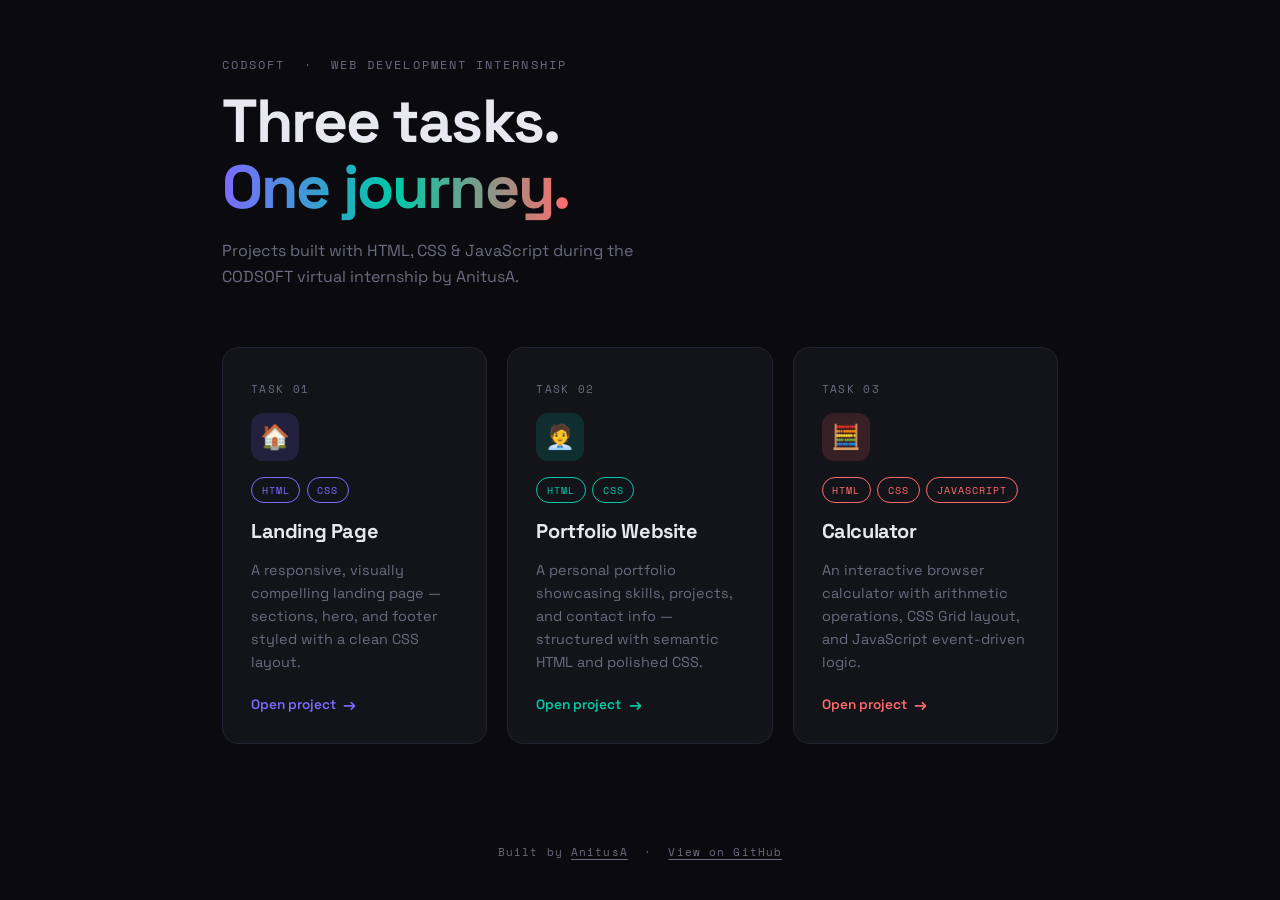
<file: index.html>
<!DOCTYPE html>
<html lang="en">
<head>
  <meta charset="UTF-8" />
  <meta name="viewport" content="width=device-width, initial-scale=1.0" />
  <title>CODSOFT Internship — AnitusA</title>
  <link rel="preconnect" href="https://fonts.googleapis.com" />
  <link rel="preconnect" href="https://fonts.gstatic.com" crossorigin />
  <link href="https://fonts.googleapis.com/css2?family=Space+Grotesk:wght@400;500;600;700&family=Space+Mono:wght@400;700&display=swap" rel="stylesheet" />

  <style>
    *, *::before, *::after { box-sizing: border-box; margin: 0; padding: 0; }

    :root {
      --bg:        #0a0a0f;
      --surface:   #13131a;
      --border:    #222230;
      --text:      #e8e8f0;
      --muted:     #6b6b80;
      --c1:        #7c6bff;   /* landing  — violet */
      --c2:        #00c9a7;   /* portfolio — teal  */
      --c3:        #ff6b6b;   /* calculator — coral */
      --mono: 'Space Mono', monospace;
      --sans: 'Space Grotesk', sans-serif;
    }

    html { scroll-behavior: smooth; }

    body {
      font-family: var(--sans);
      background: var(--bg);
      color: var(--text);
      min-height: 100vh;
      display: flex;
      flex-direction: column;
    }

    /* ── HEADER ── */
    header {
      padding: 3.5rem 2rem 0;
      max-width: 900px;
      margin: 0 auto;
      width: 100%;
    }

    .eyebrow {
      font-family: var(--mono);
      font-size: 0.72rem;
      letter-spacing: 0.18em;
      text-transform: uppercase;
      color: var(--muted);
      margin-bottom: 1rem;
    }

    h1 {
      font-size: clamp(2rem, 6vw, 3.8rem);
      font-weight: 700;
      line-height: 1.08;
      letter-spacing: -0.03em;
    }

    h1 span {
      background: linear-gradient(90deg, var(--c1), var(--c2), var(--c3));
      -webkit-background-clip: text;
      -webkit-text-fill-color: transparent;
      background-clip: text;
    }

    .subtitle {
      margin-top: 1.1rem;
      color: var(--muted);
      font-size: 1rem;
      max-width: 480px;
      line-height: 1.65;
    }

    /* ── GRID ── */
    main {
      flex: 1;
      padding: 3.5rem 2rem 4rem;
      max-width: 900px;
      margin: 0 auto;
      width: 100%;
      display: grid;
      grid-template-columns: repeat(auto-fit, minmax(260px, 1fr));
      gap: 1.25rem;
      align-items: start;
    }

    /* ── CARD ── */
    .card {
      background: var(--surface);
      border: 1px solid var(--border);
      border-radius: 16px;
      padding: 2rem 1.75rem 1.75rem;
      text-decoration: none;
      color: var(--text);
      display: flex;
      flex-direction: column;
      gap: 1rem;
      position: relative;
      overflow: hidden;
      transition: transform 0.22s ease, border-color 0.22s ease, box-shadow 0.22s ease;
    }

    .card::before {
      content: '';
      position: absolute;
      inset: 0;
      opacity: 0;
      transition: opacity 0.3s ease;
      border-radius: inherit;
    }

    .card:hover { transform: translateY(-5px); }
    .card:focus-visible { outline: 2px solid var(--c1); outline-offset: 3px; }

    /* per-card accent */
    .card[data-accent="1"] { --accent: var(--c1); }
    .card[data-accent="2"] { --accent: var(--c2); }
    .card[data-accent="3"] { --accent: var(--c3); }

    .card:hover { border-color: var(--accent); box-shadow: 0 0 32px -8px var(--accent); }
    .card::before { background: radial-gradient(ellipse at top left, var(--accent), transparent 70%); }
    .card:hover::before { opacity: 0.07; }

    /* tag strip */
    .tag-row {
      display: flex;
      gap: 0.4rem;
      flex-wrap: wrap;
    }

    .tag {
      font-family: var(--mono);
      font-size: 0.65rem;
      letter-spacing: 0.1em;
      text-transform: uppercase;
      padding: 0.25rem 0.6rem;
      border-radius: 99px;
      border: 1px solid var(--accent);
      color: var(--accent);
      background: transparent;
    }

    /* task number */
    .task-no {
      font-family: var(--mono);
      font-size: 0.7rem;
      color: var(--muted);
      letter-spacing: 0.12em;
    }

    /* icon blob */
    .icon {
      width: 48px;
      height: 48px;
      border-radius: 12px;
      background: color-mix(in srgb, var(--accent) 15%, transparent);
      display: flex;
      align-items: center;
      justify-content: center;
      font-size: 1.5rem;
    }

    .card-title {
      font-size: 1.25rem;
      font-weight: 700;
      letter-spacing: -0.02em;
      line-height: 1.2;
    }

    .card-desc {
      font-size: 0.9rem;
      color: var(--muted);
      line-height: 1.6;
      flex: 1;
    }

    .card-cta {
      display: flex;
      align-items: center;
      gap: 0.45rem;
      font-size: 0.85rem;
      font-weight: 600;
      color: var(--accent);
      margin-top: 0.25rem;
      transition: gap 0.2s ease;
    }

    .card:hover .card-cta { gap: 0.75rem; }

    .arrow {
      display: inline-block;
      font-size: 1rem;
      transition: transform 0.2s ease;
    }

    .card:hover .arrow { transform: translateX(4px); }

    /* ── FOOTER ── */
    footer {
      text-align: center;
      padding: 1.5rem 2rem 2.5rem;
      font-family: var(--mono);
      font-size: 0.7rem;
      color: var(--muted);
      letter-spacing: 0.1em;
    }

    footer a {
      color: var(--muted);
      text-decoration: underline;
      text-underline-offset: 3px;
    }

    footer a:hover { color: var(--text); }

    /* ── RESPONSIVE ── */
    @media (max-width: 500px) {
      header { padding-top: 2.5rem; }
      main { padding: 2rem 1rem 3rem; }
    }

    @media (prefers-reduced-motion: reduce) {
      .card, .card-cta, .arrow, .card::before { transition: none; }
    }
  </style>
</head>
<body>

  <header>
    <p class="eyebrow">CODSOFT &nbsp;·&nbsp; Web Development Internship</p>
    <h1>Three tasks.<br /><span>One journey.</span></h1>
    <p class="subtitle">Projects built with HTML, CSS &amp; JavaScript during the CODSOFT virtual internship by AnitusA.</p>
  </header>

  <main>

    <!-- Task 01 — Landing Page -->
    <a class="card" href="CODSOFT_01/index.html" data-accent="1">
      <div class="task-no">TASK 01</div>
      <div class="icon">🏠</div>
      <div class="tag-row">
        <span class="tag">HTML</span>
        <span class="tag">CSS</span>
      </div>
      <div class="card-title">Landing Page</div>
      <p class="card-desc">A responsive, visually compelling landing page — sections, hero, and footer styled with a clean CSS layout.</p>
      <div class="card-cta">Open project <span class="arrow">→</span></div>
    </a>

    <!-- Task 02 — Portfolio -->
    <a class="card" href="CODSOFT_02/index.html" data-accent="2">
      <div class="task-no">TASK 02</div>
      <div class="icon">🧑‍💼</div>
      <div class="tag-row">
        <span class="tag">HTML</span>
        <span class="tag">CSS</span>
      </div>
      <div class="card-title">Portfolio Website</div>
      <p class="card-desc">A personal portfolio showcasing skills, projects, and contact info — structured with semantic HTML and polished CSS.</p>
      <div class="card-cta">Open project <span class="arrow">→</span></div>
    </a>

    <!-- Task 03 — Calculator -->
    <a class="card" href="CODSOFT_03/index.html" data-accent="3">
      <div class="task-no">TASK 03</div>
      <div class="icon">🧮</div>
      <div class="tag-row">
        <span class="tag">HTML</span>
        <span class="tag">CSS</span>
        <span class="tag">JavaScript</span>
      </div>
      <div class="card-title">Calculator</div>
      <p class="card-desc">An interactive browser calculator with arithmetic operations, CSS Grid layout, and JavaScript event-driven logic.</p>
      <div class="card-cta">Open project <span class="arrow">→</span></div>
    </a>

  </main>

  <footer>
    Built by <a href="https://github.com/AnitusA" target="_blank" rel="noopener">AnitusA</a>
    &nbsp;·&nbsp;
    <a href="https://github.com/AnitusA/CODSOFT_INTERN" target="_blank" rel="noopener">View on GitHub</a>
  </footer>

</body>
</html>
</file>
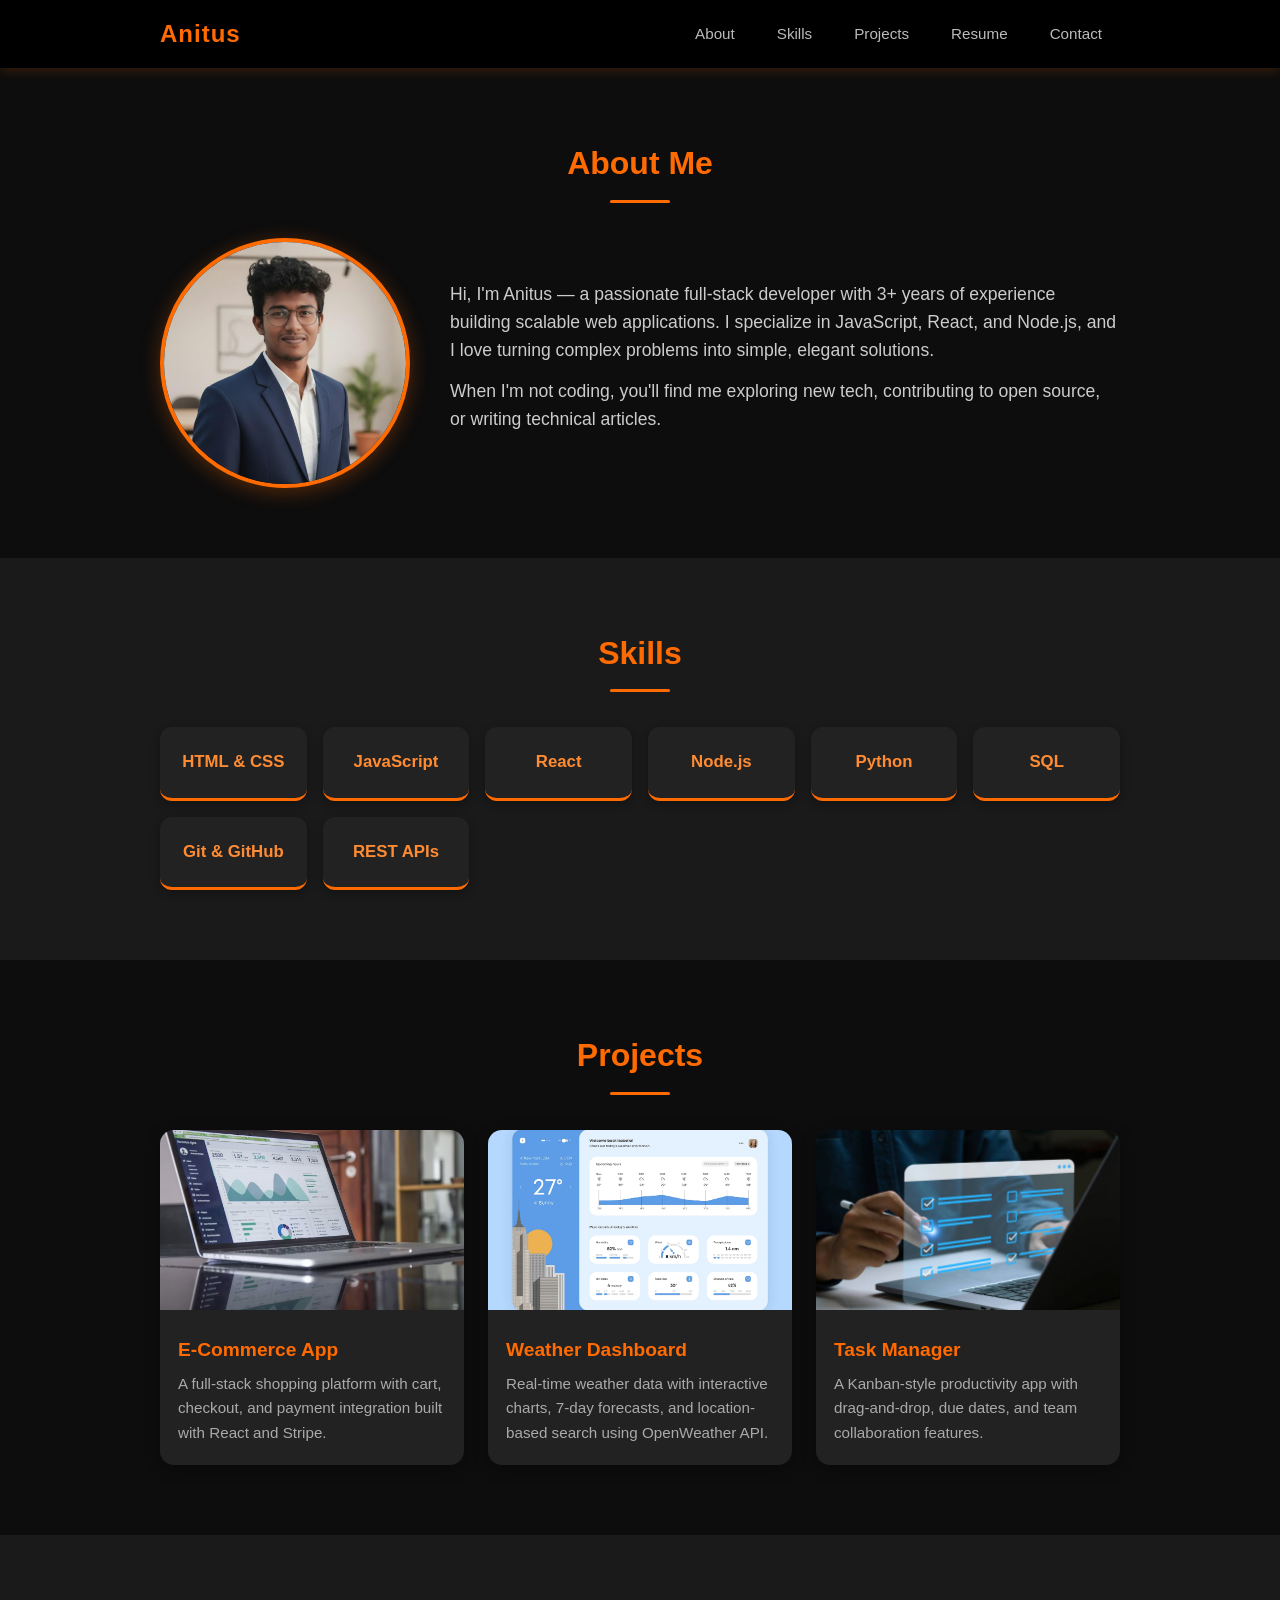
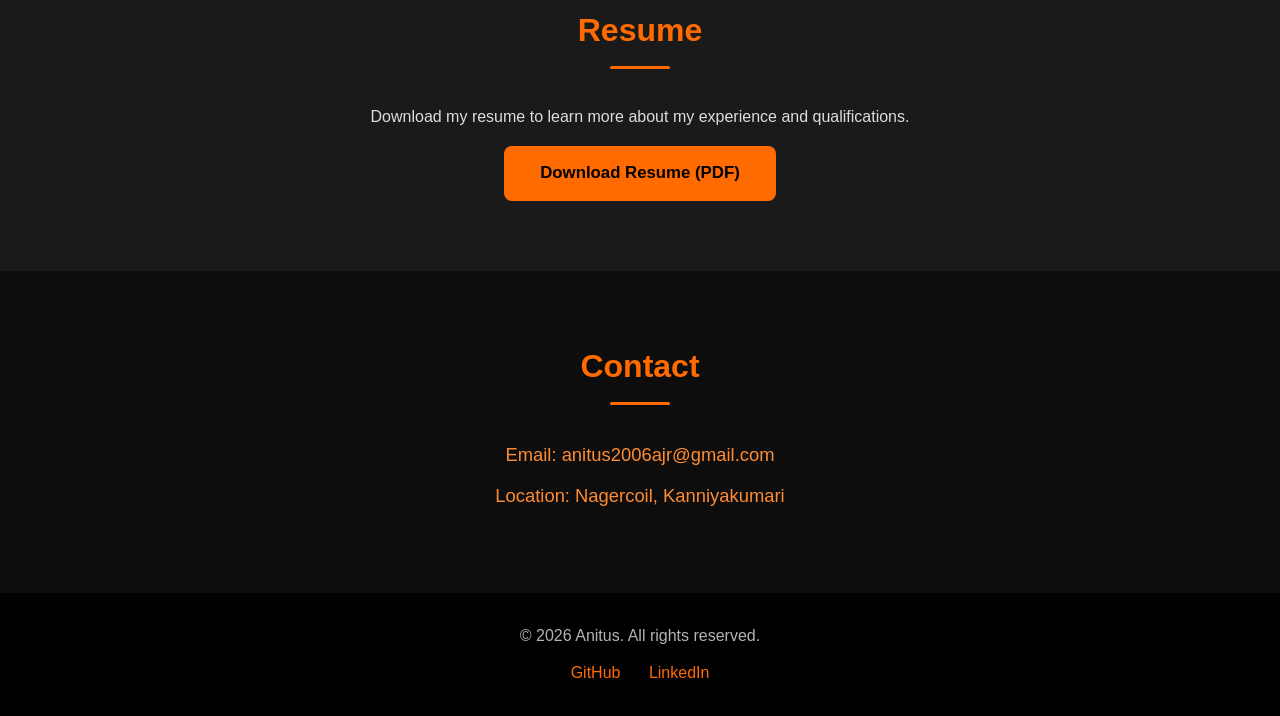
<file: CODSOFT_01/index.html>
<!DOCTYPE html>
<html lang="en">
<head>
  <meta charset="UTF-8">
  <meta name="viewport" content="width=device-width, initial-scale=1.0">
  <title>Anitus | Portfolio</title>
  <link rel="stylesheet" href="style.css">
</head>
<body>

  <!-- Header -->
  <header class="header">
    <div class="container">
      <div class="header-inner">
        <h1 class="logo">Anitus</h1>
        <nav class="nav">
          <a href="#about">About</a>
          <a href="#skills">Skills</a>
          <a href="#projects">Projects</a>
          <a href="#resume">Resume</a>
          <a href="#contact">Contact</a>
        </nav>
      </div>
    </div>
  </header>

  <!-- About -->
  <section id="about" class="section">
    <div class="container">
      <h2>About Me</h2>
      <div class="about-content">
        <img src="images/ithunanillai.png" alt="Profile" class="profile-img">
        <div class="bio">
          <p>Hi, I'm Anitus — a passionate full-stack developer with 3+ years of experience building scalable web applications. I specialize in JavaScript, React, and Node.js, and I love turning complex problems into simple, elegant solutions.</p>
          <p>When I'm not coding, you'll find me exploring new tech, contributing to open source, or writing technical articles.</p>
        </div>
      </div>
    </div>
  </section>

  <!-- Skills -->
  <section id="skills" class="section alt">
    <div class="container">
      <h2>Skills</h2>
      <div class="skills-grid">
        <div class="skill-card">HTML & CSS</div>
        <div class="skill-card">JavaScript</div>
        <div class="skill-card">React</div>
        <div class="skill-card">Node.js</div>
        <div class="skill-card">Python</div>
        <div class="skill-card">SQL</div>
        <div class="skill-card">Git & GitHub</div>
        <div class="skill-card">REST APIs</div>
      </div>
    </div>
  </section>

  <!-- Projects -->
  <section id="projects" class="section">
    <div class="container">
      <h2>Projects</h2>
      <div class="projects-grid">
        <div class="project-card">
          <img src="images/image.png" alt="Project 1">
          <h3>E-Commerce App</h3>
          <p>A full-stack shopping platform with cart, checkout, and payment integration built with React and Stripe.</p>
        </div>
        <div class="project-card">
          <img src="images/weather.png" alt="Project 2">
          <h3>Weather Dashboard</h3>
          <p>Real-time weather data with interactive charts, 7-day forecasts, and location-based search using OpenWeather API.</p>
        </div>
        <div class="project-card">
          <img src="images/task.png" alt="Project 3">
          <h3>Task Manager</h3>
          <p>A Kanban-style productivity app with drag-and-drop, due dates, and team collaboration features.</p>
        </div>
      </div>
    </div>
  </section>

  <!-- Resume -->
  <section id="resume" class="section alt">
    <div class="container center">
      <h2>Resume</h2>
      <p>Download my resume to learn more about my experience and qualifications.</p>
      <a href="#" class="btn">Download Resume (PDF)</a>
    </div>
  </section>

  <!-- Contact -->
  <section id="contact" class="section">
    <div class="container center">
      <h2>Contact</h2>
      <p class="contact-item">Email: anitus2006ajr@gmail.com</p>
        <p class="contact-item">Location: Nagercoil, Kanniyakumari</p>
    </div>
  </section>

  <!-- Footer -->
  <footer class="footer">
    <div class="container center">
      <p>&copy; 2026 Anitus. All rights reserved.</p>
      <div class="footer-links">
        <a href="https://github.com/AnitusA">GitHub</a>
        <a href="https://www.linkedin.com/in/aanitus">LinkedIn</a>
      </div>
    </div>
  </footer>

</body>
</html>
</file>
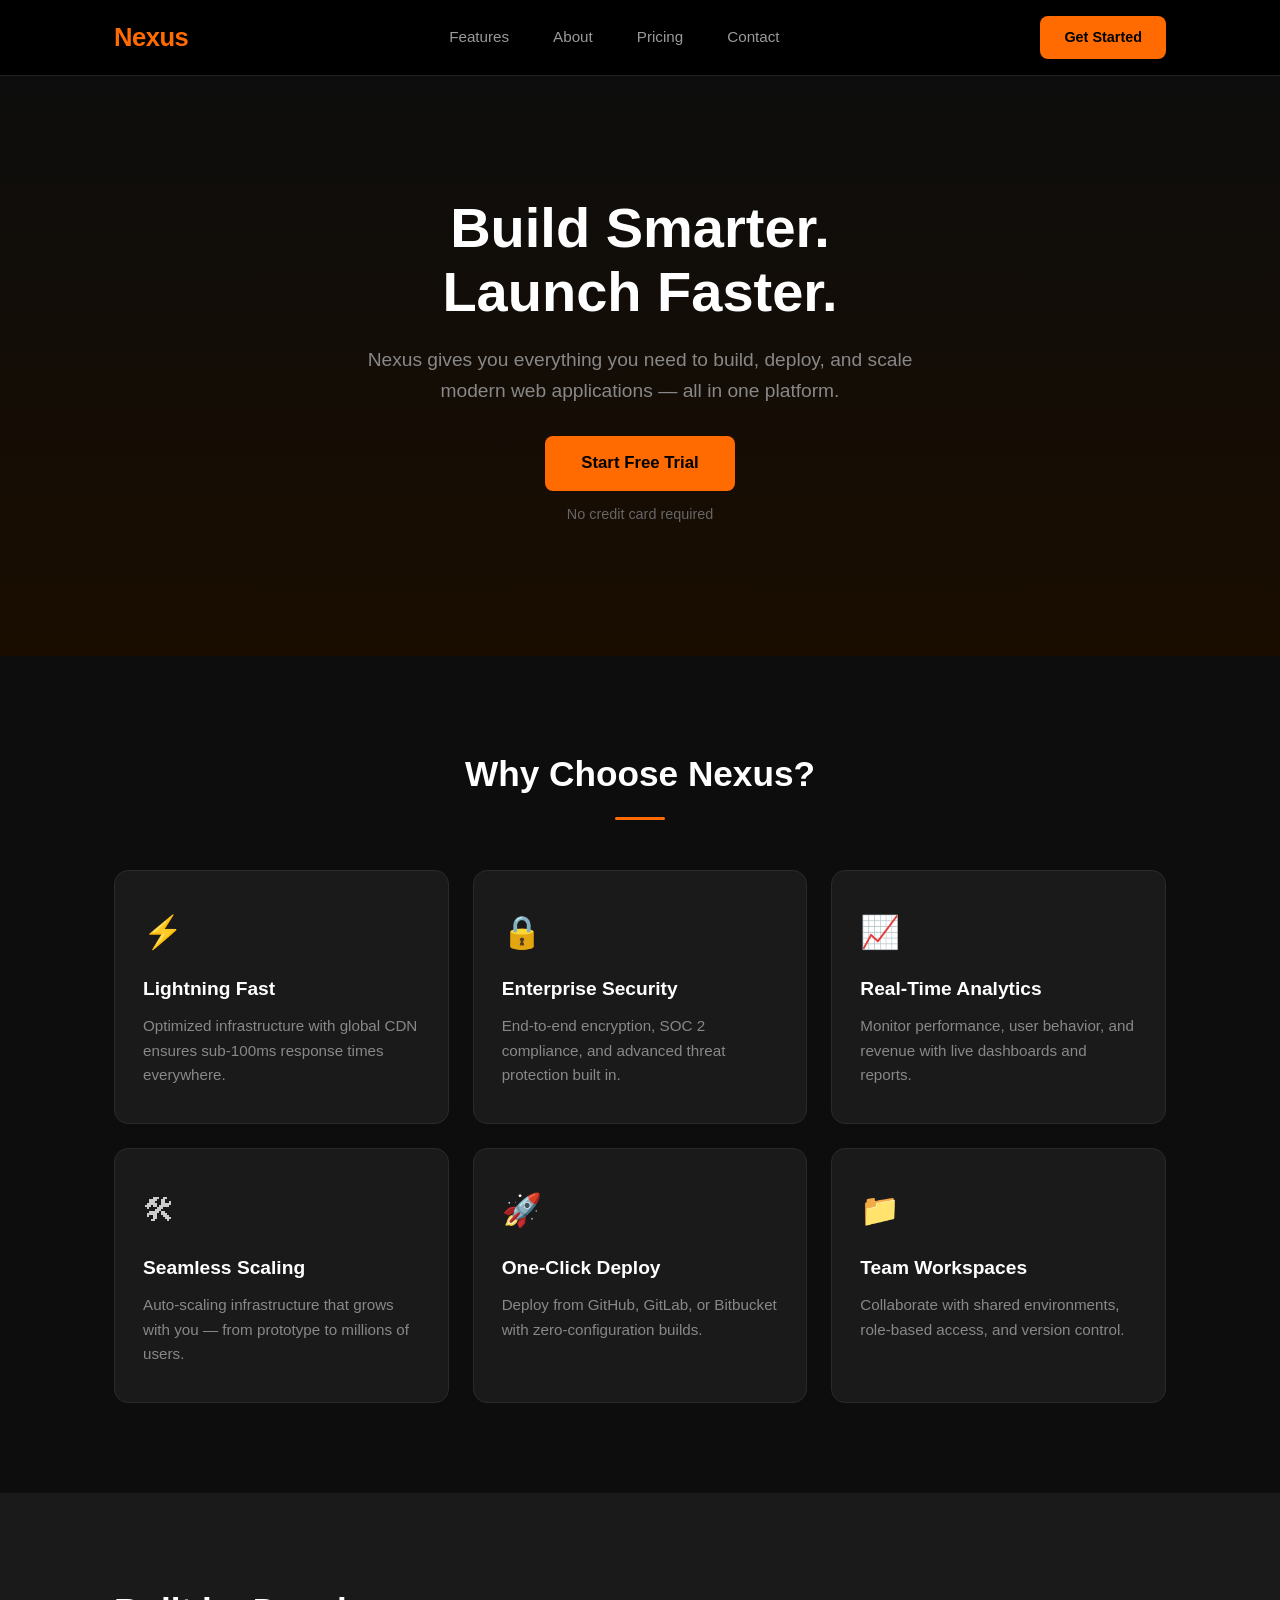
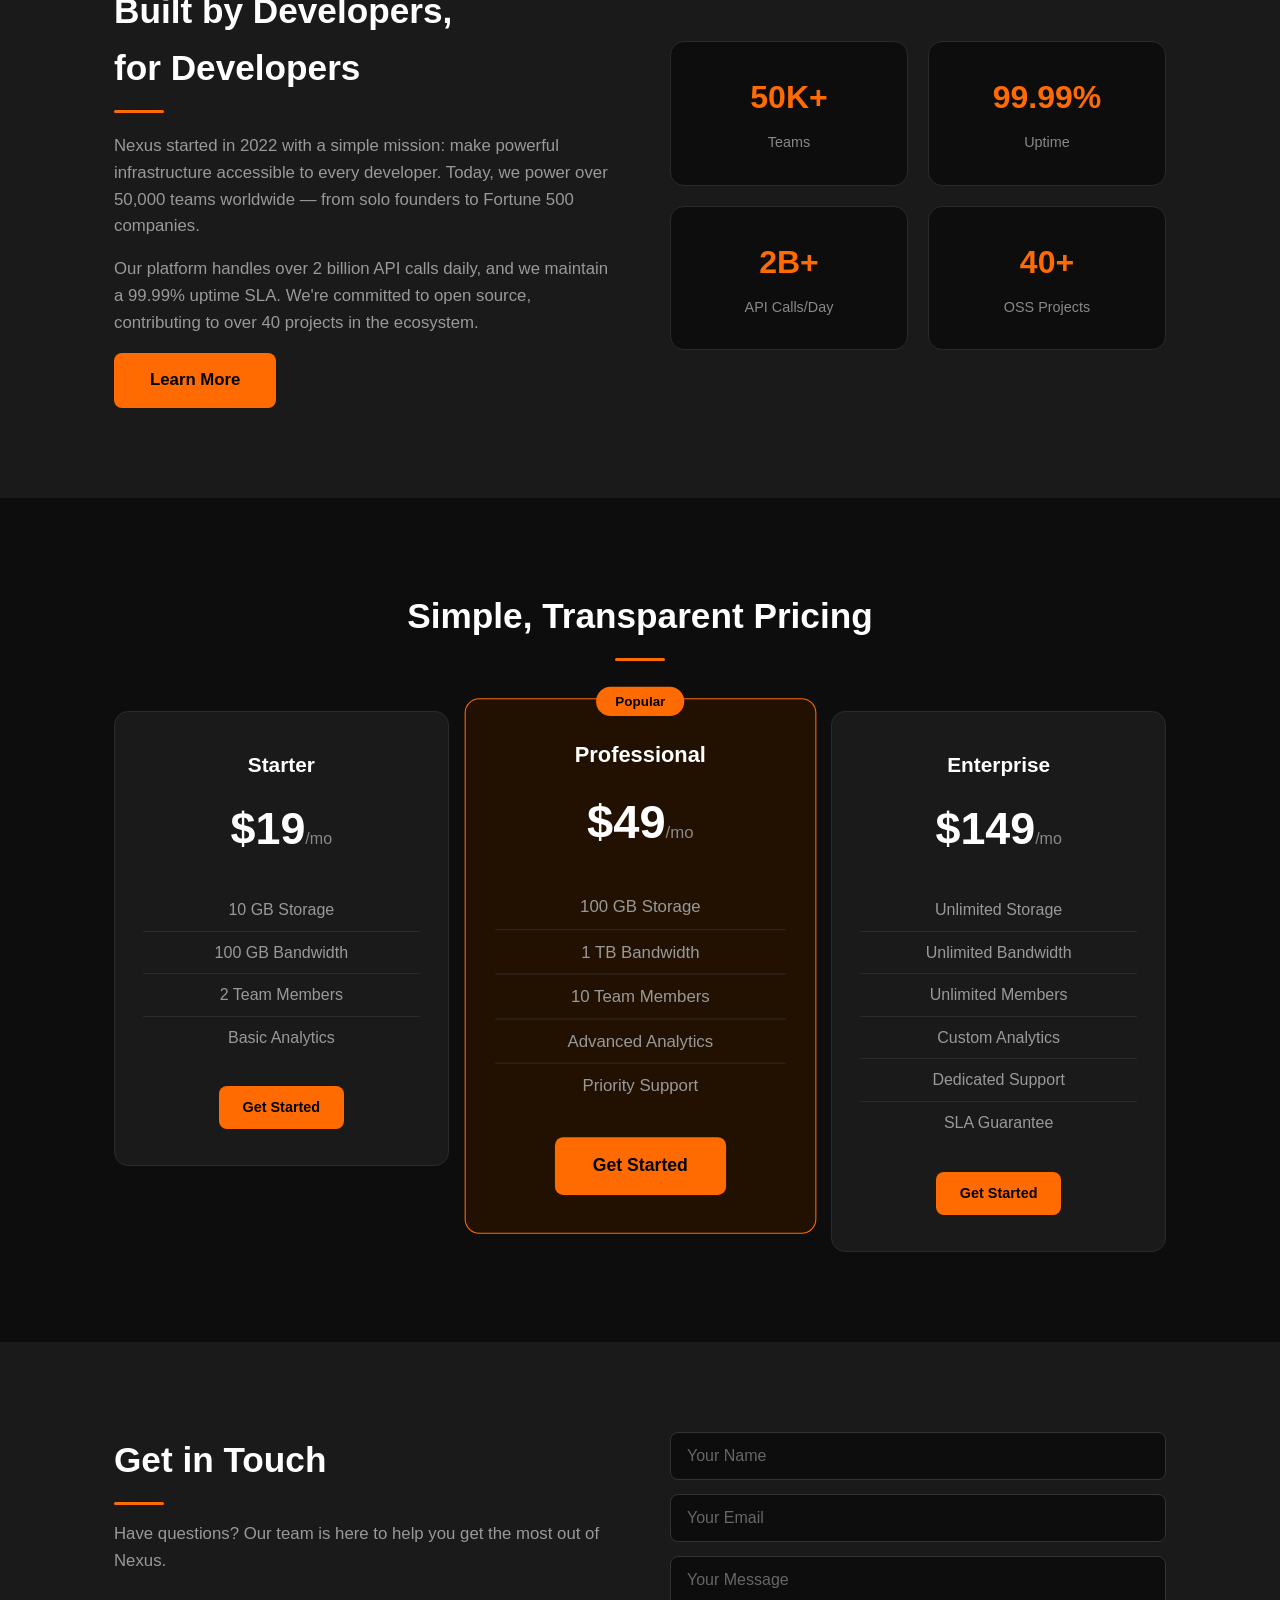
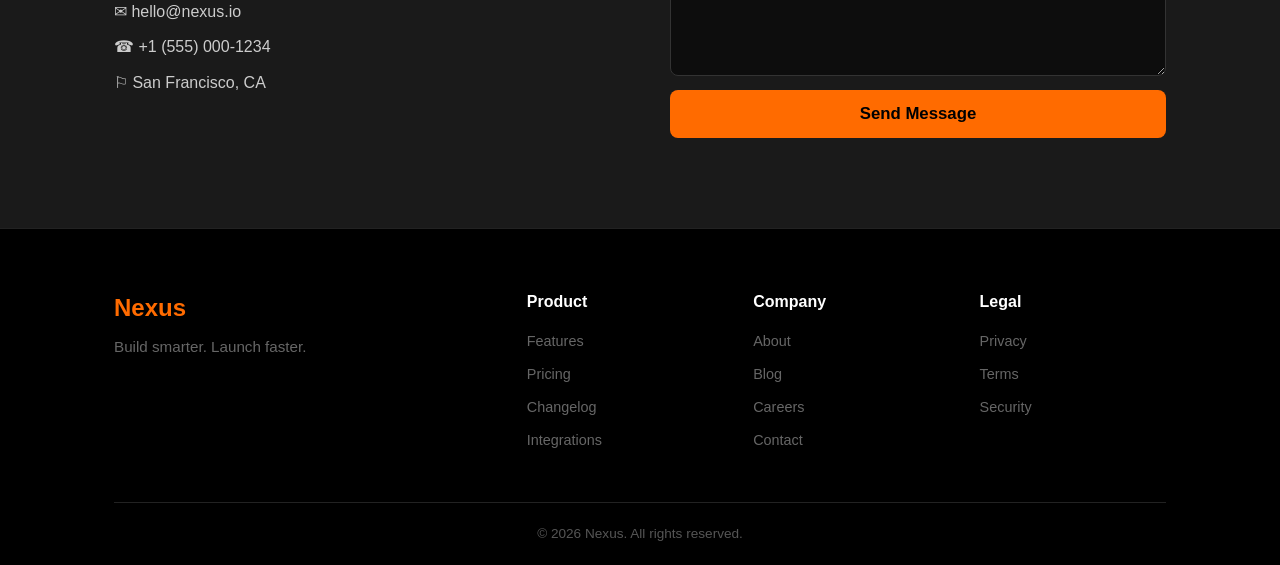
<file: CODSOFT_02/index.html>
<!DOCTYPE html>
<html lang="en">
<head>
  <meta charset="UTF-8">
  <meta name="viewport" content="width=device-width, initial-scale=1.0">
  <title>Nexus - Build Smarter</title>
  <link rel="stylesheet" href="style.css">
</head>
<body>

  <!-- Header -->
  <header class="header">
    <div class="container">
      <div class="header-inner">
        <h2 class="logo">Nexus</h2>
        <nav>
          <a href="#features">Features</a>
          <a href="#about">About</a>
          <a href="#pricing">Pricing</a>
          <a href="#contact">Contact</a>
        </nav>
        <a href="#pricing" class="btn-small">Get Started</a>
      </div>
    </div>
  </header>

  <!-- Hero -->
  <section class="hero">
    <div class="container">
      <div class="hero-content">
        <h1>Build Smarter.<br>Launch Faster.</h1>
        <p>Nexus gives you everything you need to build, deploy, and scale modern web applications — all in one platform.</p>
        <a href="#pricing" class="btn">Start Free Trial</a>
        <p class="hero-sub">No credit card required</p>
      </div>
    </div>
  </section>

  <!-- Features -->
  <section id="features" class="section">
    <div class="container">
      <h2>Why Choose Nexus?</h2>
      <div class="features-grid">
        <div class="feature-card">
          <div class="icon">&#9889;</div>
          <h3>Lightning Fast</h3>
          <p>Optimized infrastructure with global CDN ensures sub-100ms response times everywhere.</p>
        </div>
        <div class="feature-card">
          <div class="icon">&#128274;</div>
          <h3>Enterprise Security</h3>
          <p>End-to-end encryption, SOC 2 compliance, and advanced threat protection built in.</p>
        </div>
        <div class="feature-card">
          <div class="icon">&#128200;</div>
          <h3>Real-Time Analytics</h3>
          <p>Monitor performance, user behavior, and revenue with live dashboards and reports.</p>
        </div>
        <div class="feature-card">
          <div class="icon">&#128736;</div>
          <h3>Seamless Scaling</h3>
          <p>Auto-scaling infrastructure that grows with you — from prototype to millions of users.</p>
        </div>
        <div class="feature-card">
          <div class="icon">&#128640;</div>
          <h3>One-Click Deploy</h3>
          <p>Deploy from GitHub, GitLab, or Bitbucket with zero-configuration builds.</p>
        </div>
        <div class="feature-card">
          <div class="icon">&#128193;</div>
          <h3>Team Workspaces</h3>
          <p>Collaborate with shared environments, role-based access, and version control.</p>
        </div>
      </div>
    </div>
  </section>

  <!-- About -->
  <section id="about" class="section alt">
    <div class="container">
      <div class="about-grid">
        <div class="about-text">
          <h2>Built by Developers,<br>for Developers</h2>
          <p>Nexus started in 2022 with a simple mission: make powerful infrastructure accessible to every developer. Today, we power over 50,000 teams worldwide — from solo founders to Fortune 500 companies.</p>
          <p>Our platform handles over 2 billion API calls daily, and we maintain a 99.99% uptime SLA. We're committed to open source, contributing to over 40 projects in the ecosystem.</p>
          <a href="#" class="btn">Learn More</a>
        </div>
        <div class="about-stats">
          <div class="stat">
            <span class="stat-num">50K+</span>
            <span class="stat-label">Teams</span>
          </div>
          <div class="stat">
            <span class="stat-num">99.99%</span>
            <span class="stat-label">Uptime</span>
          </div>
          <div class="stat">
            <span class="stat-num">2B+</span>
            <span class="stat-label">API Calls/Day</span>
          </div>
          <div class="stat">
            <span class="stat-num">40+</span>
            <span class="stat-label">OSS Projects</span>
          </div>
        </div>
      </div>
    </div>
  </section>

  <!-- Pricing -->
  <section id="pricing" class="section">
    <div class="container">
      <h2>Simple, Transparent Pricing</h2>
      <div class="pricing-grid">
        <div class="pricing-card">
          <h3>Starter</h3>
          <p class="price">$19<span>/mo</span></p>
          <ul>
            <li>10 GB Storage</li>
            <li>100 GB Bandwidth</li>
            <li>2 Team Members</li>
            <li>Basic Analytics</li>
          </ul>
          <a href="#" class="btn-small">Get Started</a>
        </div>
        <div class="pricing-card featured">
          <div class="badge">Popular</div>
          <h3>Professional</h3>
          <p class="price">$49<span>/mo</span></p>
          <ul>
            <li>100 GB Storage</li>
            <li>1 TB Bandwidth</li>
            <li>10 Team Members</li>
            <li>Advanced Analytics</li>
            <li>Priority Support</li>
          </ul>
          <a href="#" class="btn">Get Started</a>
        </div>
        <div class="pricing-card">
          <h3>Enterprise</h3>
          <p class="price">$149<span>/mo</span></p>
          <ul>
            <li>Unlimited Storage</li>
            <li>Unlimited Bandwidth</li>
            <li>Unlimited Members</li>
            <li>Custom Analytics</li>
            <li>Dedicated Support</li>
            <li>SLA Guarantee</li>
          </ul>
          <a href="#" class="btn-small">Get Started</a>
        </div>
      </div>
    </div>
  </section>

  <!-- Contact -->
  <section id="contact" class="section alt">
    <div class="container">
      <div class="contact-grid">
        <div class="contact-info">
          <h2>Get in Touch</h2>
          <p>Have questions? Our team is here to help you get the most out of Nexus.</p>
          <p class="contact-row">&#9993; hello@nexus.io</p>
          <p class="contact-row">&#9742; +1 (555) 000-1234</p>
          <p class="contact-row">&#9872; San Francisco, CA</p>
        </div>
        <form class="contact-form">
          <input type="text" placeholder="Your Name" required>
          <input type="email" placeholder="Your Email" required>
          <textarea placeholder="Your Message" rows="5" required></textarea>
          <button type="submit" class="btn">Send Message</button>
        </form>
      </div>
    </div>
  </section>

  <!-- Footer -->
  <footer class="footer">
    <div class="container">
      <div class="footer-grid">
        <div class="footer-brand">
          <h3>Nexus</h3>
          <p>Build smarter. Launch faster.</p>
        </div>
        <div class="footer-col">
          <h4>Product</h4>
          <a href="#">Features</a>
          <a href="#">Pricing</a>
          <a href="#">Changelog</a>
          <a href="#">Integrations</a>
        </div>
        <div class="footer-col">
          <h4>Company</h4>
          <a href="#">About</a>
          <a href="#">Blog</a>
          <a href="#">Careers</a>
          <a href="#">Contact</a>
        </div>
        <div class="footer-col">
          <h4>Legal</h4>
          <a href="#">Privacy</a>
          <a href="#">Terms</a>
          <a href="#">Security</a>
        </div>
      </div>
      <div class="footer-bottom">
        <p>&copy; 2026 Nexus. All rights reserved.</p>
      </div>
    </div>
  </footer>

</body>
</html>
</file>
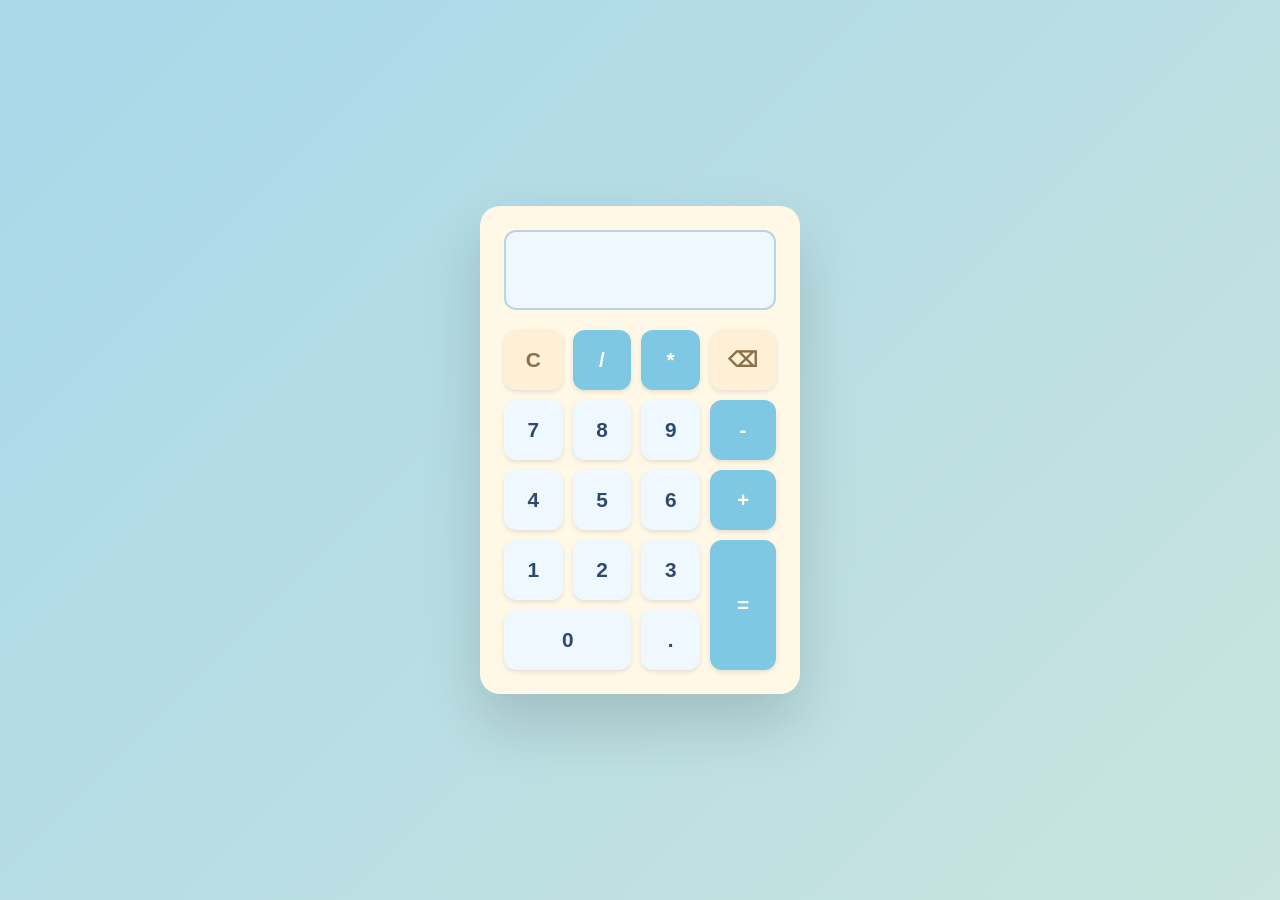
<file: CODSOFT_03/index.html>
<!DOCTYPE html>
<html lang="en">
<head>
  <meta charset="UTF-8">
  <meta name="viewport" content="width=device-width, initial-scale=1.0">
  <title>Calculator</title>
  <link rel="stylesheet" href="style.css">
</head>
<body>
  <div class="calculator">
    <input type="text" class="display" id="display" disabled>
    <div class="buttons">
      <button class="clear">C</button>
      <button class="operator">/</button>
      <button class="operator">*</button>
      <button class="backspace">⌫</button>
      <button class="number">7</button>
      <button class="number">8</button>
      <button class="number">9</button>
      <button class="operator">-</button>
      <button class="number">4</button>
      <button class="number">5</button>
      <button class="number">6</button>
      <button class="operator">+</button>
      <button class="number">1</button>
      <button class="number">2</button>
      <button class="number">3</button>
      <button class="equals">=</button>
      <button class="number zero">0</button>
      <button class="number">.</button>
    </div>
  </div>
  <script src="script.js"></script>
</body>
</html>
</file>
<file: CODSOFT_01/style.css>
* {
  margin: 0;
  padding: 0;
  box-sizing: border-box;
}

body {
  font-family: 'Segoe UI', Tahoma, Geneva, Verdana, sans-serif;
  line-height: 1.6;
  color: #ddd;
  background: #0d0d0d;
}

.container {
  max-width: 1000px;
  margin: 0 auto;
  padding: 0 20px;
}

.center {
  text-align: center;
}

/* Header */
.header {
  background: #000;
  position: sticky;
  top: 0;
  z-index: 100;
  box-shadow: 0 2px 12px rgba(255, 107, 0, 0.2);
}

.header-inner {
  display: flex;
  align-items: center;
  justify-content: space-between;
  padding: 14px 0;
}

.logo {
  font-size: 1.5rem;
  font-weight: 700;
  color: #ff6b00;
  letter-spacing: 1px;
}

.nav {
  display: flex;
  gap: 6px;
}

.nav a {
  color: #bbb;
  text-decoration: none;
  padding: 8px 18px;
  border-radius: 8px;
  font-weight: 500;
  font-size: 0.95rem;
  transition: all 0.2s;
}

.nav a:hover {
  background: #ff6b00;
  color: #000;
}

/* Sections */
.section {
  padding: 70px 0;
}

.alt {
  background: #1a1a1a;
}

.section h2 {
  font-size: 2rem;
  margin-bottom: 35px;
  text-align: center;
  color: #ff6b00;
  position: relative;
}

.section h2::after {
  content: '';
  display: block;
  width: 60px;
  height: 3px;
  background: #ff6b00;
  margin: 10px auto 0;
  border-radius: 2px;
}

/* About */
.about-content {
  display: flex;
  align-items: center;
  gap: 40px;
}

.profile-img {
  width: 250px;
  height: 250px;
  border-radius: 50%;
  object-fit: cover;
  border: 4px solid #ff6b00;
  flex-shrink: 0;
  box-shadow: 0 4px 20px rgba(255, 107, 0, 0.3);
}

.bio p {
  font-size: 1.1rem;
  margin-bottom: 12px;
  color: #ccc;
}

/* Skills */
.skills-grid {
  display: grid;
  grid-template-columns: repeat(auto-fit, minmax(140px, 1fr));
  gap: 16px;
}

.skill-card {
  background: #222;
  border-radius: 12px;
  padding: 22px 10px;
  text-align: center;
  font-weight: 600;
  font-size: 1.05rem;
  color: #ff8c33;
  box-shadow: 0 3px 10px rgba(0, 0, 0, 0.3);
  transition: transform 0.2s, box-shadow 0.2s;
  border-bottom: 3px solid #ff6b00;
}

.skill-card:hover {
  transform: translateY(-5px);
  box-shadow: 0 8px 25px rgba(255, 107, 0, 0.25);
}

/* Projects */
.projects-grid {
  display: grid;
  grid-template-columns: repeat(auto-fit, minmax(280px, 1fr));
  gap: 24px;
}

.project-card {
  background: #222;
  border-radius: 14px;
  overflow: hidden;
  box-shadow: 0 4px 15px rgba(0, 0, 0, 0.3);
  transition: transform 0.25s, box-shadow 0.25s;
}

.project-card:hover {
  transform: translateY(-8px);
  box-shadow: 0 14px 35px rgba(255, 107, 0, 0.15);
}

.project-card img {
  width: 100%;
  height: 180px;
  object-fit: cover;
}

.project-card h3 {
  padding: 18px 18px 6px;
  color: #ff6b00;
  font-size: 1.2rem;
}

.project-card p {
  padding: 0 18px 20px;
  color: #aaa;
  font-size: 0.95rem;
}

/* Resume */
.btn {
  display: inline-block;
  background: #ff6b00;
  color: #000;
  padding: 14px 36px;
  border-radius: 8px;
  text-decoration: none;
  font-weight: 700;
  font-size: 1.05rem;
  margin-top: 16px;
  transition: background 0.2s, transform 0.15s;
}

.btn:hover {
  background: #ff8c33;
  transform: translateY(-2px);
}

/* Contact */
.contact-item {
  font-size: 1.15rem;
  margin-bottom: 12px;
  color: #ff8c33;
}

/* Footer */
.footer {
  background: #000;
  color: #fff;
  padding: 30px 0;
}

.footer p {
  margin-bottom: 12px;
  opacity: 0.7;
}

.footer-links a {
  color: #ff6b00;
  text-decoration: none;
  margin: 0 12px;
  font-weight: 500;
  transition: color 0.2s;
}

.footer-links a:hover {
  color: #ff8c33;
}

/* Responsive */
@media (max-width: 700px) {
  .header-inner {
    flex-direction: column;
    gap: 12px;
  }

  .nav {
    flex-wrap: wrap;
    justify-content: center;
  }

  .nav a {
    padding: 6px 14px;
    font-size: 0.9rem;
  }

  .about-content {
    flex-direction: column;
    text-align: center;
  }

  .profile-img {
    width: 180px;
    height: 180px;
  }
}
</file>
<file: CODSOFT_02/style.css>
* {
  margin: 0;
  padding: 0;
  box-sizing: border-box;
}

body {
  font-family: 'Segoe UI', Tahoma, Geneva, Verdana, sans-serif;
  line-height: 1.6;
  color: #ccc;
  background: #0d0d0d;
}

.container {
  max-width: 1100px;
  margin: 0 auto;
  padding: 0 24px;
}

/* Header */
.header {
  background: #000;
  position: sticky;
  top: 0;
  z-index: 100;
  border-bottom: 1px solid #222;
}

.header-inner {
  display: flex;
  align-items: center;
  justify-content: space-between;
  padding: 16px 0;
}

.logo {
  font-size: 1.6rem;
  font-weight: 800;
  color: #ff6b00;
  letter-spacing: -0.5px;
}

.header nav {
  display: flex;
  gap: 8px;
}

.header nav a {
  color: #999;
  text-decoration: none;
  padding: 8px 18px;
  border-radius: 8px;
  font-weight: 500;
  font-size: 0.95rem;
  transition: all 0.2s;
}

.header nav a:hover {
  color: #fff;
  background: #1a1a1a;
}

.btn-small {
  display: inline-block;
  background: #ff6b00;
  color: #000;
  padding: 10px 24px;
  border-radius: 8px;
  text-decoration: none;
  font-weight: 700;
  font-size: 0.9rem;
  transition: background 0.2s;
}

.btn-small:hover {
  background: #ff8c33;
}

/* Hero */
.hero {
  padding: 120px 0 100px;
  text-align: center;
  background: linear-gradient(180deg, #0d0d0d 0%, #1a0d00 100%);
}

.hero-content h1 {
  font-size: 3.5rem;
  font-weight: 800;
  color: #fff;
  line-height: 1.15;
  margin-bottom: 20px;
}

.hero-content p {
  font-size: 1.2rem;
  color: #888;
  max-width: 600px;
  margin: 0 auto 30px;
}

.hero-sub {
  font-size: 0.9rem !important;
  color: #666 !important;
  margin-top: 12px !important;
}

.btn {
  display: inline-block;
  background: #ff6b00;
  color: #000;
  padding: 14px 36px;
  border-radius: 8px;
  text-decoration: none;
  font-weight: 700;
  font-size: 1.05rem;
  transition: background 0.2s, transform 0.15s;
  border: none;
  cursor: pointer;
}

.btn:hover {
  background: #ff8c33;
  transform: translateY(-2px);
}

/* Sections */
.section {
  padding: 90px 0;
}

.alt {
  background: #1a1a1a;
}

.section h2 {
  font-size: 2.2rem;
  font-weight: 700;
  color: #fff;
  text-align: center;
  margin-bottom: 50px;
}

.section h2::after {
  content: '';
  display: block;
  width: 50px;
  height: 3px;
  background: #ff6b00;
  margin: 14px auto 0;
  border-radius: 2px;
}

/* Features */
.features-grid {
  display: grid;
  grid-template-columns: repeat(3, 1fr);
  gap: 24px;
}

.feature-card {
  background: #1a1a1a;
  border: 1px solid #2a2a2a;
  border-radius: 14px;
  padding: 36px 28px;
  transition: border-color 0.2s, transform 0.2s;
}

.feature-card:hover {
  border-color: #ff6b00;
  transform: translateY(-4px);
}

.feature-card .icon {
  font-size: 2rem;
  margin-bottom: 16px;
}

.feature-card h3 {
  color: #fff;
  font-size: 1.2rem;
  margin-bottom: 10px;
}

.feature-card p {
  color: #888;
  font-size: 0.95rem;
}

/* About */
.about-grid {
  display: grid;
  grid-template-columns: 1fr 1fr;
  gap: 60px;
  align-items: center;
}

.about-text h2 {
  text-align: left;
  margin-bottom: 20px;
}

.about-text h2::after {
  margin: 14px 0 0;
}

.about-text p {
  color: #999;
  margin-bottom: 16px;
  font-size: 1.05rem;
}

.about-stats {
  display: grid;
  grid-template-columns: 1fr 1fr;
  gap: 20px;
}

.stat {
  background: #0d0d0d;
  border: 1px solid #2a2a2a;
  border-radius: 14px;
  padding: 30px 20px;
  text-align: center;
}

.stat-num {
  display: block;
  font-size: 2rem;
  font-weight: 800;
  color: #ff6b00;
  margin-bottom: 6px;
}

.stat-label {
  color: #888;
  font-size: 0.9rem;
}

/* Pricing */
.pricing-grid {
  display: grid;
  grid-template-columns: repeat(3, 1fr);
  gap: 24px;
  align-items: start;
}

.pricing-card {
  background: #1a1a1a;
  border: 1px solid #2a2a2a;
  border-radius: 14px;
  padding: 36px 28px;
  text-align: center;
  position: relative;
}

.pricing-card.featured {
  border-color: #ff6b00;
  transform: scale(1.05);
  background: #221100;
}

.badge {
  position: absolute;
  top: -12px;
  left: 50%;
  transform: translateX(-50%);
  background: #ff6b00;
  color: #000;
  padding: 4px 18px;
  border-radius: 20px;
  font-size: 0.8rem;
  font-weight: 700;
}

.pricing-card h3 {
  color: #fff;
  font-size: 1.3rem;
  margin-bottom: 12px;
}

.price {
  font-size: 2.8rem;
  font-weight: 800;
  color: #fff;
  margin-bottom: 24px;
}

.price span {
  font-size: 1rem;
  font-weight: 400;
  color: #888;
}

.pricing-card ul {
  list-style: none;
  margin-bottom: 28px;
}

.pricing-card ul li {
  color: #999;
  padding: 8px 0;
  border-bottom: 1px solid #2a2a2a;
}

.pricing-card ul li:last-child {
  border-bottom: none;
}

/* Contact */
.contact-grid {
  display: grid;
  grid-template-columns: 1fr 1fr;
  gap: 60px;
}

.contact-info h2 {
  text-align: left;
  margin-bottom: 16px;
}

.contact-info h2::after {
  margin: 14px 0 0;
}

.contact-info > p {
  color: #999;
  margin-bottom: 24px;
  font-size: 1.05rem;
}

.contact-row {
  color: #ccc !important;
  margin-bottom: 10px !important;
  font-size: 1rem !important;
}

.contact-form {
  display: flex;
  flex-direction: column;
  gap: 14px;
}

.contact-form input,
.contact-form textarea {
  background: #0d0d0d;
  border: 1px solid #333;
  border-radius: 8px;
  padding: 14px 16px;
  color: #fff;
  font-size: 1rem;
  font-family: inherit;
  outline: none;
  transition: border-color 0.2s;
}

.contact-form input:focus,
.contact-form textarea:focus {
  border-color: #ff6b00;
}

.contact-form input::placeholder,
.contact-form textarea::placeholder {
  color: #666;
}

/* Footer */
.footer {
  background: #000;
  padding: 60px 0 0;
  border-top: 1px solid #222;
}

.footer-grid {
  display: grid;
  grid-template-columns: 2fr 1fr 1fr 1fr;
  gap: 40px;
  padding-bottom: 40px;
}

.footer-brand h3 {
  font-size: 1.5rem;
  color: #ff6b00;
  margin-bottom: 8px;
}

.footer-brand p {
  color: #666;
  font-size: 0.95rem;
}

.footer-col h4 {
  color: #fff;
  font-size: 1rem;
  margin-bottom: 16px;
}

.footer-col a {
  display: block;
  color: #666;
  text-decoration: none;
  margin-bottom: 10px;
  font-size: 0.9rem;
  transition: color 0.2s;
}

.footer-col a:hover {
  color: #ff6b00;
}

.footer-bottom {
  border-top: 1px solid #222;
  padding: 20px 0;
  text-align: center;
}

.footer-bottom p {
  color: #555;
  font-size: 0.85rem;
}

/* Responsive */
@media (max-width: 900px) {
  .features-grid {
    grid-template-columns: repeat(2, 1fr);
  }

  .pricing-grid {
    grid-template-columns: 1fr;
    max-width: 400px;
    margin: 0 auto;
  }

  .pricing-card.featured {
    transform: none;
  }

  .about-grid,
  .contact-grid {
    grid-template-columns: 1fr;
    gap: 40px;
  }
}

@media (max-width: 650px) {
  .header-inner {
    flex-direction: column;
    gap: 12px;
  }

  .header nav {
    flex-wrap: wrap;
    justify-content: center;
  }

  .hero-content h1 {
    font-size: 2.2rem;
  }

  .features-grid {
    grid-template-columns: 1fr;
  }

  .about-stats {
    grid-template-columns: 1fr 1fr;
  }

  .footer-grid {
    grid-template-columns: 1fr 1fr;
  }
}
</file>
<file: CODSOFT_03/style.css>
* {
  margin: 0;
  padding: 0;
  box-sizing: border-box;
}

body {
  display: flex;
  justify-content: center;
  align-items: center;
  min-height: 100vh;
  background: linear-gradient(135deg, #a8d8ea 0%, #c9e4de 100%);
  font-family: 'Segoe UI', Tahoma, Geneva, Verdana, sans-serif;
}

.calculator {
  background: #fff8e7;
  border-radius: 20px;
  padding: 24px;
  box-shadow: 0 30px 60px rgba(0, 0, 0, 0.15);
  width: 320px;
}

.display {
  width: 100%;
  height: 80px;
  background: #f0f8ff;
  border: 2px solid #b8d4e3;
  border-radius: 12px;
  color: #2b4a6e;
  font-size: 2.2rem;
  text-align: right;
  padding: 0 20px;
  margin-bottom: 20px;
  outline: none;
  font-weight: 500;
}

.buttons {
  display: grid;
  grid-template-columns: repeat(4, 1fr);
  gap: 10px;
}

button {
  padding: 18px;
  font-size: 1.3rem;
  border: none;
  border-radius: 12px;
  cursor: pointer;
  transition: all 0.15s ease;
  font-weight: 600;
  box-shadow: 0 2px 4px rgba(0, 0, 0, 0.1);
}

button:active {
  transform: scale(0.92);
  box-shadow: 0 1px 2px rgba(0, 0, 0, 0.1);
}

.number {
  background: #f0f8ff;
  color: #2b4a6e;
}

.number:hover {
  background: #d4edf7;
}

.operator {
  background: #7ec8e3;
  color: #fff;
}

.operator:hover {
  background: #5cb8d6;
}

.clear {
  background: #fdf0d5;
  color: #8b6f47;
}

.clear:hover {
  background: #f5e3c1;
}

.backspace {
  background: #fdf0d5;
  color: #8b6f47;
}

.backspace:hover {
  background: #f5e3c1;
}

.equals {
  background: #7ec8e3;
  color: #fff;
  grid-row: span 2;
}

.equals:hover {
  background: #5cb8d6;
}

.zero {
  grid-column: span 2;
}
</file>
